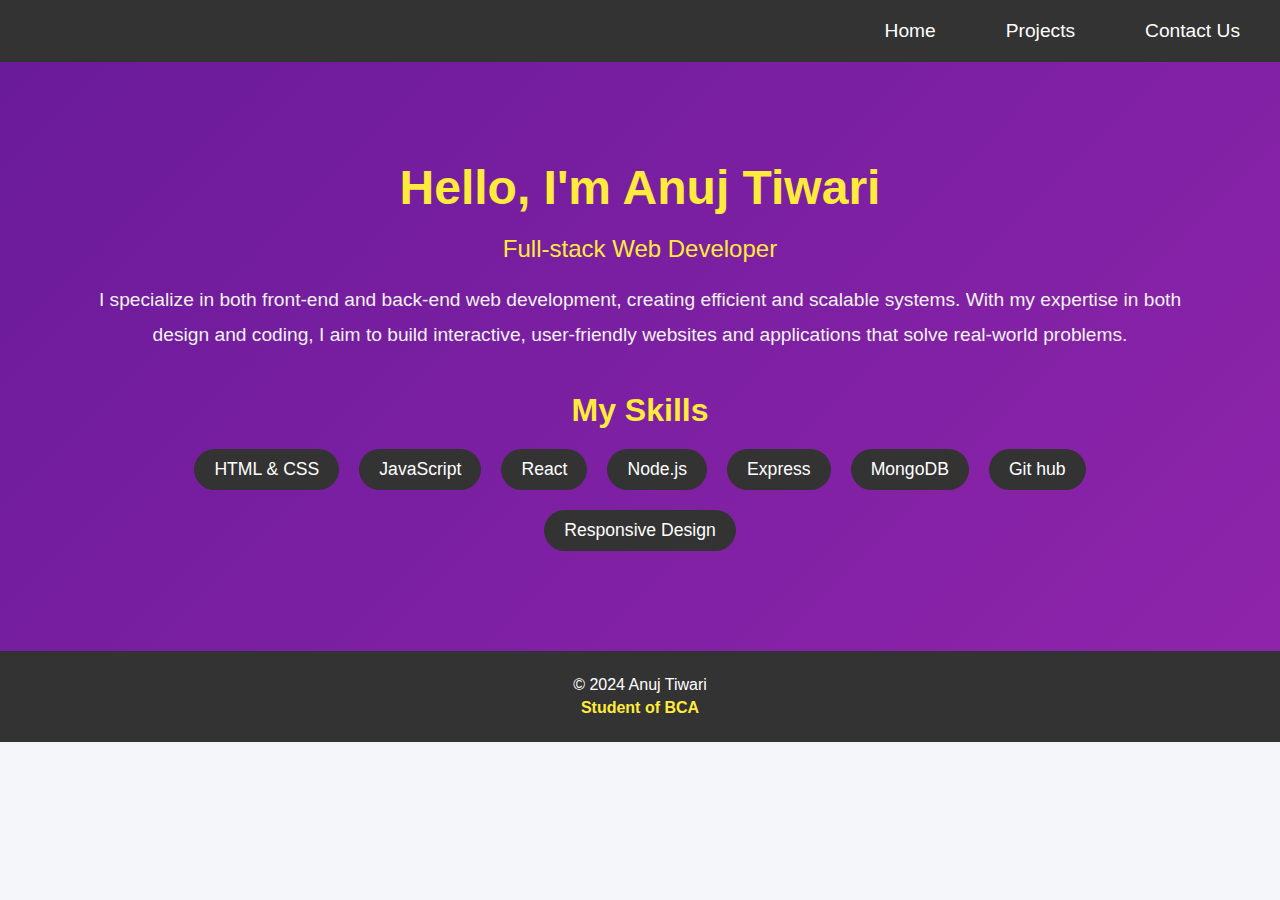
<file: anuj_intro.html>
<!DOCTYPE html>
<html lang="en">
<head>
  <meta charset="UTF-8">
  <meta name="viewport" content="width=device-width, initial-scale=1.0">
  <title>About Me - Web Developer</title>
  <link href="anujintro.css" rel="stylesheet">
</head>
<body>

  <nav>
    <ul>
      <li><a href="index.html">Home</a></li>
      <li><a href="projects.html">Projects</a></li>
      <li><a href="contact_us.html">Contact Us</a></li>
    </ul>
  </nav>

  <section id="about">
    <div class="container">
      <div class="about-content">
        <h1>Hello, I'm Anuj Tiwari</h1>
        <p class="role">Full-stack Web Developer</p>
        <p class="intro">
          I specialize in both front-end and back-end web development, creating efficient and scalable systems. With my expertise in both design and coding, I aim to build interactive, user-friendly websites and applications that solve real-world problems.
        </p>
        
        <div class="skills">
          <h2>My Skills</h2>
          <ul>
            <li>HTML & CSS</li>
            <li>JavaScript</li>
            <li>React</li>
            <li>Node.js</li>
            <li>Express</li>
            <li>MongoDB</li>
            <li>Git hub</li>
            <li>Responsive Design</li>
          </ul>
        </div>
      </div>
    </div>
  </section>

  <footer>
    <div class="footer-content">
      <p>© 2024 Anuj Tiwari</p>
      <p class="bca">Student of BCA</p>
    </div>
  </footer>

</body>
</html>
</file>
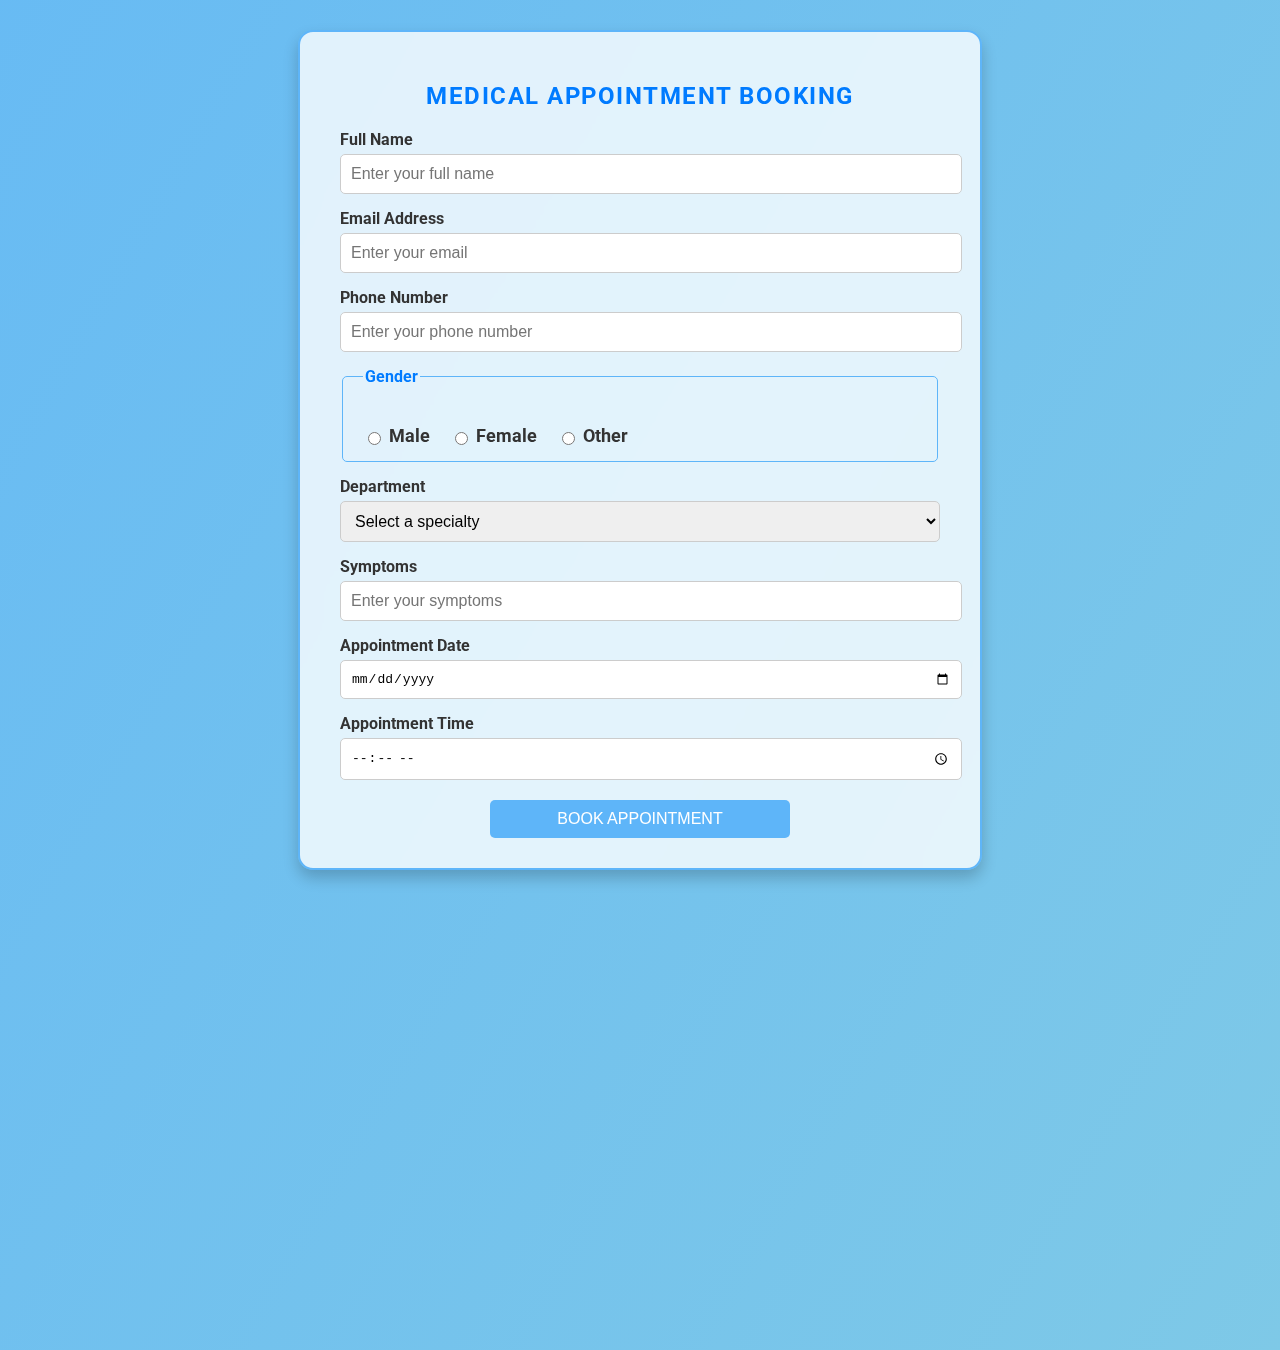
<file: b.html>
<!DOCTYPE html>
<html lang="en">
<head>
    <meta charset="UTF-8">
    <meta name="viewport" content="width=device-width, initial-scale=1.0">
    <title>Medical Appointment Booking</title>
    
    <link href="https://fonts.googleapis.com/css2?family=Roboto:wght@400;500&display=swap" rel="stylesheet">
    <script src="b.js"></script>
    <link href="b.css" rel="stylesheet">














    

    <script>
        // Name validation: केवल अल्फाबेट्स की अनुमति
        function validateInput(event) {
            const input = event.target.value;
            // केवल अक्षर और स्पेस की अनुमति देता है
            event.target.value = input.replace(/[^a-zA-Z\s]/g, '');
        }

        // Appointment form submission logic
        document.addEventListener('DOMContentLoaded', function () {
            document.getElementById('appointmentForm').addEventListener('submit', function(event) {
                event.preventDefault();

                // Clear previous error messages
                document.querySelectorAll('.error').forEach(error => error.textContent = '');

                let valid = true;

                // Get values from form fields
                const name = document.getElementById('name').value;
                const email = document.getElementById('email').value;
                const phone = document.getElementById('phone').value;
                const department = document.getElementById('department').value;
                const symptoms = document.getElementById('symptoms').value;
                const appointmentDate = document.getElementById('appointmentDate').value;
                const appointmentTime = document.getElementById('appointmentTime').value;

                // Validation checks
                if (!name || !email || !phone || !department || !symptoms || !appointmentDate || !appointmentTime) {
                    alert('Please fill all fields.');
                    return;
                }

                // Store the appointment data temporarily
                const newAppointment = {
                    name,
                    email,
                    phone,
                    department,
                    symptoms,
                    appointmentDate,
                    appointmentTime
                };

                // Store appointment data in sessionStorage for the current session
                sessionStorage.setItem('appointment', JSON.stringify(newAppointment));

                // Redirect to the confirmation page
                window.location.href = 'confirmation.html';
            });
        });
    </script>



















    
    
</head>
<body>

<div class="container">
    <h2>Medical Appointment Booking</h2>
    <form id="appointmentForm">
        <label for="name">Full Name</label>
        <input type="text" id="name" name="name" required placeholder="Enter your full name"   oninput="validateInput(event)">

        <label for="email">Email Address</label>
        <input type="email" id="email" name="email" required placeholder="Enter your email">

        



        <label for="phone">Phone Number</label>
<input type="tel" id="phone" name="phone" required placeholder="Enter your phone number" 
       oninput="validatePhoneInput(event)" pattern="\d*" title="Only numbers are allowed">
       
<script>
function validatePhoneInput(event) {
    const input = event.target;
    // Remove any non-numeric characters (letters and special characters)
    input.value = input.value.replace(/[^0-9]/g, '');
}
</script>








        <fieldset>
            <legend>Gender</legend>
            <div class="radio-group">
                <label>
                    <input type="radio" name="gender" value="Male" required> Male
                </label>
                <label>
                    <input type="radio" name="gender" value="Female" required> Female
                </label>
                <label>
                    <input type="radio" name="gender" value="Other" required> Other
                </label>
            </div>
        </fieldset>

        <label for="department">Department</label>
        <select id="department" name="department" required>
            <option value="" disabled selected>Select a specialty</option>
            <option value="Cardiology">Cardiology</option>
            <option value="Dermatology">Dermatology</option>
            <option value="Ophthalmology">Ophthalmology</option>
            <option value="Neurology">Neurology</option>
            <option value="Orthopedics">Orthopedics</option>
            <option value="Pediatrics">Pediatrics</option>
            <option value="Psychiatry">Psychiatry</option>
            <option value="Gastroenterology">Gastroenterology</option>
            <option value="ENT (Ear, Nose, Throat)">ENT</option>
        </select>

        <label for="symptoms">Symptoms</label>
        <input type="text" id="symptoms" name="symptoms" required placeholder="Enter your symptoms">

        <label for="appointmentDate">Appointment Date</label>
        <input type="date" id="appointmentDate" name="appointmentDate" required>

        <label for="appointmentTime">Appointment Time</label>
        <input type="time" id="appointmentTime" name="appointmentTime" required>

        <button type="submit">Book Appointment</button>
    </form>
</div>



<script>
    document.getElementById('appointmentForm').addEventListener('submit', function(event) {
        event.preventDefault();

        // Clear previous error messages
        document.querySelectorAll('.error').forEach(error => error.textContent = '');

        let valid = true;

        // Get values from form fields
        const name = document.getElementById('name').value;
        const email = document.getElementById('email').value;
        const phone = document.getElementById('phone').value;
        const department = document.getElementById('department').value;
        const symptoms = document.getElementById('symptoms').value;
        const appointmentDate = document.getElementById('appointmentDate').value;
        const appointmentTime = document.getElementById('appointmentTime').value;

        // Validation checks
        if (!name || !email || !phone || !department || !symptoms || !appointmentDate || !appointmentTime) {
            alert('Please fill all fields.');
            return;
        }

        // Store the appointment data temporarily
        const newAppointment = {
            name,
            email,
            phone,
            department,
            symptoms,
            appointmentDate,
            appointmentTime
        };

        // Store appointment data in sessionStorage for the current session
        sessionStorage.setItem('appointment', JSON.stringify(newAppointment));

        // Redirect to the confirmation page
        window.location.href = 'confirmation.html';
    });

</script>




</body>
</html>
</file>
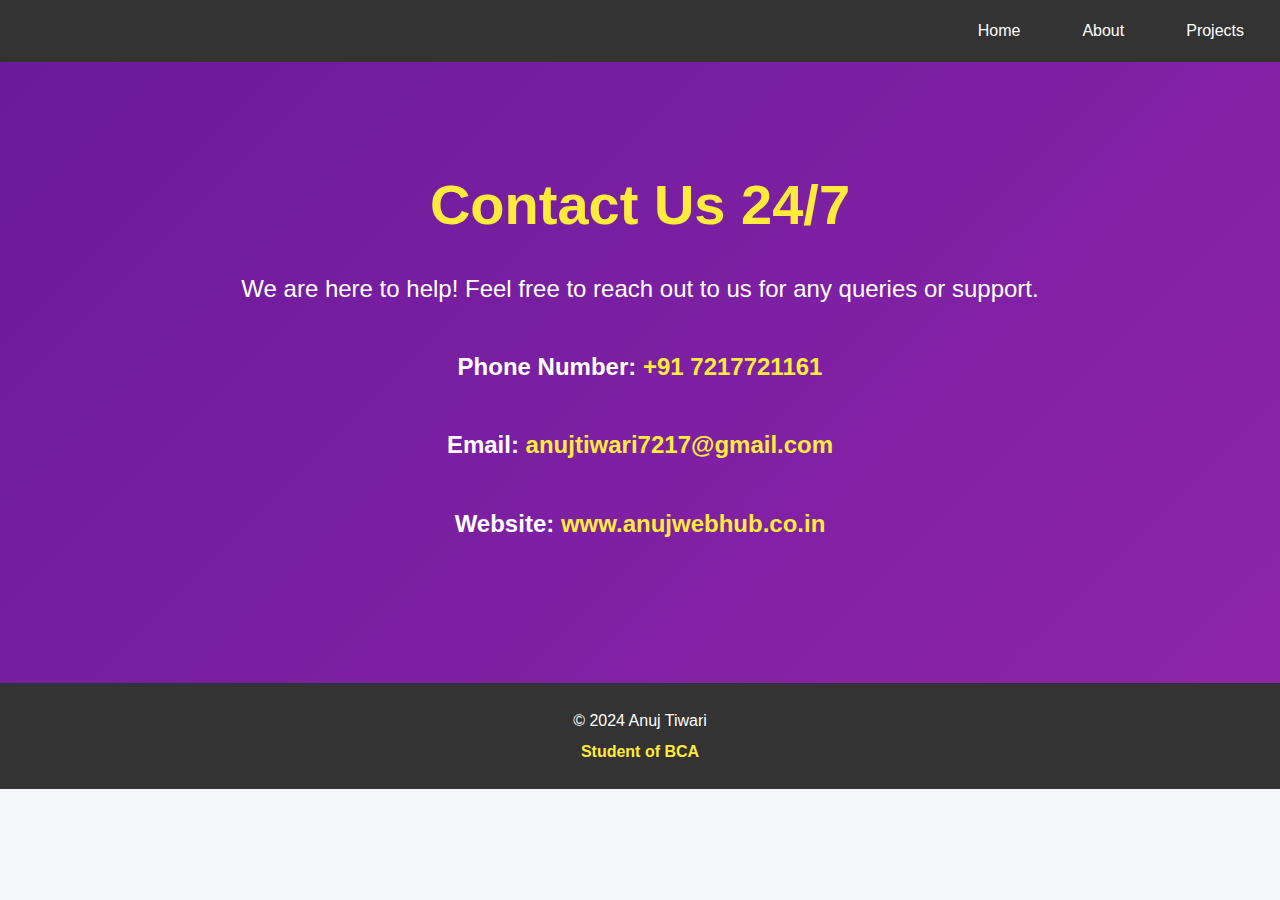
<file: contact_us.html>
<!DOCTYPE html>
<html lang="en">
<head>
  <meta charset="UTF-8">
  <meta name="viewport" content="width=device-width, initial-scale=1.0">
  <title>Contact Us - Anuj Tiwari</title>
  <link href="contactus.css" rel="stylesheet">
</head>
<body>

  <nav>
    <ul>
      <li><a href="index.html">Home</a></li>
      <li><a href="anuj_intro.html">About</a></li>
      <li><a href="projects.html">Projects</a></li>
    </ul>
  </nav>

  <!-- Contact Section -->
  <section id="contact">
    <div class="container">
      <div class="contact-content">
        <h1>Contact Us  24/7</h1>
        <p>We are here to help! Feel free to reach out to us for any queries or support.</p>
        
        <!-- Contact Details -->
        <div class="contact-details">
          <p><strong>Phone Number:</strong> <a href="tel:+917894561234">+91 7217721161</a></p>
          <p><strong>Email:</strong> <a href="mailto:anujtiwari7217@gmail.com">anujtiwari7217@gmail.com</a></p>
          <p><strong>Website:</strong> <a href="https://www.anujwebhub.co.in" target="_blank">www.anujwebhub.co.in</a></p>
        </div>
      </div>
    </div>
  </section>

  <!-- Footer -->
  <footer>
    <div class="footer-content">
      <p>© 2024 Anuj Tiwari</p>
      <p class="bca">Student of BCA</p>
    </div>
  </footer>

</body>
</html>
</file>
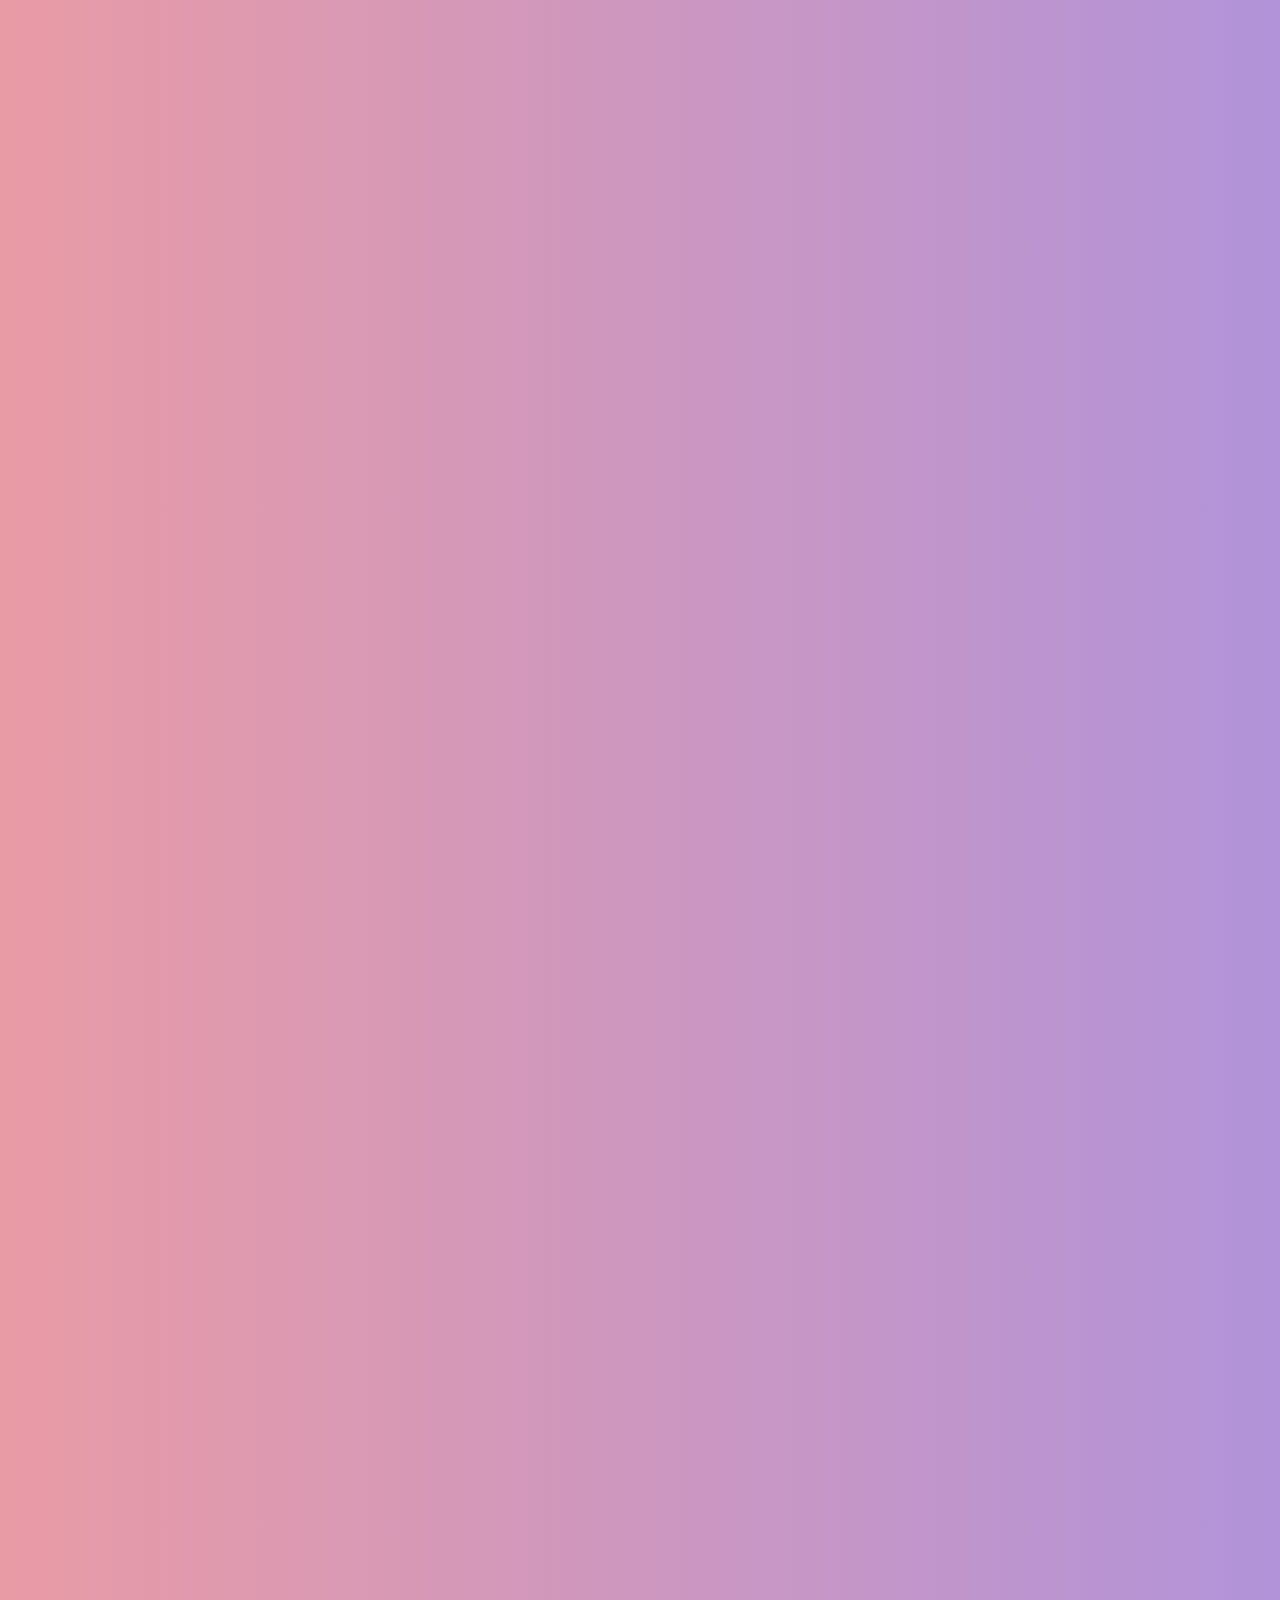
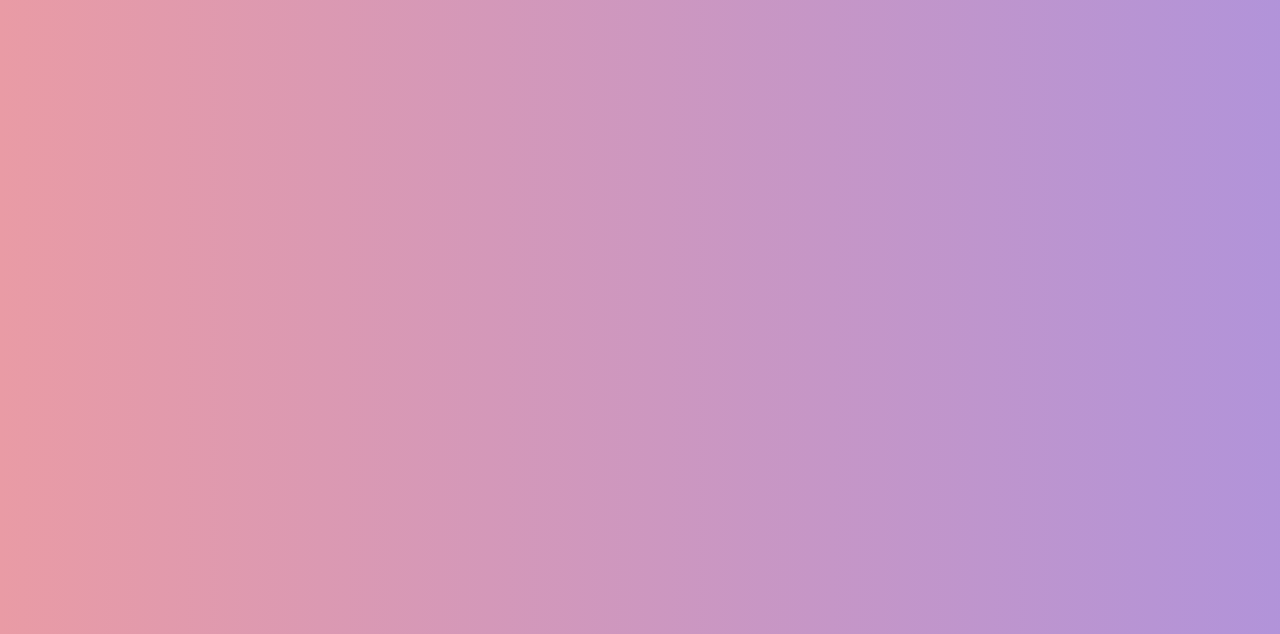
<file: Library.html>
<!DOCTYPE html>
<html lang="en">
<head>
    <meta http-equiv="Content-Type" content="text/html; charset=UTF-8">
    <meta name="viewport" content="width=device-width, initial-scale=1.0">
    <title>Library Enrollment Form</title>
    <link href="Library.css" rel="stylesheet">
    <script src="Library.js"></script>


</head>
<body>
    <div class="container">
        <h1>Colonel's Library &amp; Study Circle</h1>
        <h2><font color="blue">Enrollment Form</font></h2>

        <form id="enrollmentForm">
            <!-- Student Information Section -->
            <div class="form-group">
                <label for="studentName">Student Name:</label>
                <input type="text" id="studentName" name="studentName" placeholder="Enter your full name" required="">
            </div>
            
            <div class="form-group">
                <label for="dob">Date of Birth:</label>
                <input type="date" id="dob" name="dob" required="">
            </div>

            <div class="form-group">
                <label for="gender">Gender:</label>
                <select id="gender" name="gender" required="">
                    <option value="">Select Gender</option>
                    <option value="Male">Male</option>
                    <option value="Female">Female</option>
                    <option value="Other">Other</option>
                </select>
            </div>

            <div class="form-group">
                <label for="mobileNumber">Contact Number:</label>
                <input type="tel" id="mobileNumber" name="mobileNumber" placeholder="Enter 10-digit mobile number" pattern="\d{10}" maxlength="10" required="" oninput="validateMobileNumber(this)">
                <small>Mobile number must be 10 digits and numeric only.</small>
            </div>

            <!-- Education and Qualifications Section -->
            <div class="section-header">
                <h3>Education and Qualifications</h3>
            </div>
            <div class="form-group">
                <label for="education">Highest Qualification:</label>
                <input type="text" id="education" name="education" placeholder="Enter your highest qualification" required="">
            </div>

            <div class="form-group">
                <label for="boardUniversity">Board/University:</label>
                <input type="text" id="boardUniversity" name="boardUniversity" placeholder="Enter your board/university" required="">
            </div>

            <div class="form-group">
                <label for="examPreparation">Exam for Which Preparation:</label>
                <input type="text" id="examPreparation" name="examPreparation" placeholder="Enter exam name" required="">
            </div>

            <!-- Communication Address Section -->
            <div class="section-header">
                <h3>Communication Address</h3>
            </div>
            <div class="form-group">
                <label for="houseNumberComm">House Number:</label>
                <input type="text" id="houseNumberComm" name="houseNumberComm" placeholder="Enter house number">
            </div>

            <div class="form-group">
                <label for="streetComm">Street/Area/Locality:</label>
                <input type="text" id="streetComm" name="streetComm" placeholder="Enter street/area/locality">
            </div>

            <div class="form-group">
                <label for="villageComm">Village:</label>
                <input type="text" id="villageComm" name="villageComm" placeholder="Enter village">
            </div>

            <div class="form-group">
                <label for="landmarkComm">Landmark:</label>
                <input type="text" id="landmarkComm" name="landmarkComm" placeholder="Enter landmark">
            </div>

            <div class="form-group">
                <label for="stateComm">State:</label>
                <input type="text" id="stateComm" name="stateComm" placeholder="Enter state">
            </div>

            <div class="form-group">
                <label for="districtComm">District:</label>
                <input type="text" id="districtComm" name="districtComm" placeholder="Enter district">
            </div>

            <!-- Library Plan Section -->
            <div class="section-header">
                <h3>Library Plan</h3>
            </div>
            <div class="form-group">
                <label for="plan">Select Plan:</label>
                <select id="plan" name="plan" required="">
                    <option value="">Choose Plan</option>
                    <option value="Complete Freedom">Complete Freedom 07Am-11pm (16 Hours)</option>
                    <option value="Morning Twelve">Morning Twelve 07Am-07pm (12 Hours)</option>
                    <option value="Evening Twelve">Evening Twelve 11Am-11pm (12 Hours)</option>
                    <option value="Morning Four">Morning Four 07Am-11Am (04 Hours)</option>
                </select>
            </div>

            <!-- Terms and Agreement Section -->
            <div class="section-header">
                <h3>Terms and Conditions</h3>
            </div>
            <div class="form-group rules-regulations">
                <ul>
                    <li data-bullet="1.">The student must follow library timings.</li>
                    <li data-bullet="2.">Maintain discipline and silence inside the library.</li>
                    <li data-bullet="3.">Respect the library staff and other students.</li>
                    <li data-bullet="4.">Damage or loss of library property will incur fines.</li>
                    <li data-bullet="5.">Books should be returned on time.</li>
                </ul>
            </div>

            <div class="form-group undertaking">
                <h2><font color="Black  ">undertaking</font>
                <ul>
                    <li data-bullet="1.">I agree to all terms and conditions of the library.</li>
                    <li data-bullet="2.">I understand the library’s rules and regulations and will adhere to them.</li>
                </ul>
            </div>

            <div class="form-group inline-checkbox">
                <input type="checkbox" id="agreement" name="agreement" value="yes" required="">
                <label for="agreement">I agree to the above terms and conditions.</label>
            </div>

            <div class="form-group">
                <button type="submit">Submit Enrollment Form</button>
            </div>
        </form>

        <div id="message" class="message">
            <strong>Success!</strong> Your enrollment form has been submitted successfully.
        </div>
    </div>

   
</body>
</html>
</file>
<file: b.css>
/* General Body Styles */
 body {
    font-family: 'Roboto', sans-serif;
    margin: 0;
    padding: 0;
    background: linear-gradient(135deg, #d4fc79, #96e6a1);
    height: 100vh;
    display: flex;
    justify-content: center;
    align-items: center;
    overflow: hidden;
}

/* Animated Background */
body::before {
    content: '';
    position: absolute;
    top: -50%;
    left: -50%;
    width: 200%;
    height: 200%;
    background: linear-gradient(120deg, #5eb5f9, #85cde3, #d4fc79);
    background-size: 200% 200%;
    z-index: -1;
    animation: gradientShift 8s infinite;
}

@keyframes gradientShift {
    0% { background-position: 0% 50%; }
    50% { background-position: 100% 50%; }
    100% { background-position: 0% 50%; }
}

/* Form Container */
.container {
    max-width: 600px;
    width: 85%;
    background: rgba(255, 255, 255, 0.8);
    padding: 30px 40px;
    border-radius: 15px;
    box-shadow: 0 8px 15px rgba(0, 0, 0, 0.2);
    animation: fadeIn 1.5s ease-in-out;
    backdrop-filter: blur(10px);
    border: 2px solid #5eb5f9;
    position: relative;
}

@keyframes fadeIn {
    from { opacity: 0; transform: translateY(20px); }
    to { opacity: 1; transform: translateY(0); }
}

h2 {
    text-align: center;
    color: #007bff;
    margin-bottom: 20px;
    text-transform: uppercase;
    letter-spacing: 1.5px;
}

label {
    display: block;
    margin-top: 15px;
    font-weight: bold;
    color: #333;
}

input, select, button {
    width: 100%;
    padding: 10px;
    margin-top: 5px;
    border: 1px solid #ccc;
    border-radius: 5px;
    font-size: 1em;
    transition: all 0.3s ease-in-out;
}

input:hover, select:hover {
    border-color: #5eb5f9;
    box-shadow: 0 4px 8px rgba(94, 181, 249, 0.5);
}

input:focus, select:focus {
    outline: none;
    border-color: #007bff;
    box-shadow: 0 4px 8px rgba(0, 123, 255, 0.5);
}

fieldset {
    border: 1px solid #5eb5f9;
    padding: 15px 20px;
    margin-top: 15px;
    border-radius: 5px;
    animation: slideIn 1s ease-in-out;
}

@keyframes slideIn {
    from { transform: translateX(-50px); opacity: 0; }
    to { transform: translateX(0); opacity: 1; }
}

legend {
    font-weight: bold;
    color: #007bff;
}

.radio-group {
    display: flex;
    justify-content: flex-start;
    gap: 20px;
    margin-top: 10px;
    align-items: center;
}

.radio-group label {
    font-size: 1.1em;
    display: flex;
    align-items: center;
    gap: 5px;
}

button {
    width: 50%;
    background-color: #5eb5f9;
    color: white;
    border: none;
    cursor: pointer;
    margin-top: 20px;
    display: block;
    margin-left: auto;
    margin-right: auto;
    padding: 10px 20px;
    text-transform: uppercase;
    transition: all 0.3s ease-in-out;
}

button:hover {
    background-color: #007bff;
    box-shadow: 0 8px 16px rgba(0, 123, 255, 0.4);
}
</file>
<file: Library.css>
/* Basic styles */
 body {
    font-family: Arial, sans-serif;
    margin: 0;
    padding: 0;
    background: linear-gradient(to right, #e99ba5, #8078f1d3, #a1c7e0); /* Red, orange, and yellow gradient */
    background-size: 300% 300%;
    animation: gradientShift 10s ease infinite; /* Animating the gradient */
    transition: background-color 0.5s ease;
}
.container {
    max-width: 800px;
    margin: 20px auto;
    background: rgba(255, 255, 255, 0.8); /* Transparent white background */
    padding: 30px;
    border-radius: 10px;
    box-shadow: 0 0 20px rgba(0,0,0,0.1);
    opacity: 0;
    animation: fadeIn 1s forwards; /* Fade-in animation */
}
h1, h2, h3 {
    text-align: center;
    color: #f5f5f5; /* Matching orange tone for heading */
}
h1 {
    color: #C0392B; /* Red color for main heading */
}
.form-group {
    margin-bottom: 20px;
}
.form-group label {
    display: block;
    margin-bottom: 8px;
    font-weight: bold;
    color: #555;
}
.form-group input, .form-group select {
    width: 100%;
    padding: 10px;
    border: 1px solid #ddd;
    border-radius: 6px;
    box-sizing: border-box;
    transition: border-color 0.3s ease, box-shadow 0.3s ease;
    background-color: rgba(240, 240, 240, 0.9); /* Transparent input background */
}
.form-group input:focus, .form-group select:focus {
    border-color: #FF5733; /* Red color on focus */
    box-shadow: 0 0 5px rgba(255, 87, 51, 0.5);
}
.form-group button {
    width: 100%;
    padding: 12px;
    background-color: #FF5733;
    border: none;
    border-radius: 6px;
    color: white;
    font-size: 16px;
    cursor: pointer;
    transition: background-color 0.3s ease;
}
.form-group button:hover {
    background-color: #FF8C00;
}
.form-group button:focus {
    outline: 2px solid #333;
}
.message {
    display: none;
    padding: 15px;
    margin-top: 20px;
    border: 1px solid #d4edda;
    border-radius: 6px;
    background-color: #d4edda;
    color: #155724;
    animation: fadeIn 1s forwards; /* Fade-in animation */
}
.form-group input, .form-group select {
    background-color: rgba(240, 240, 240, 0.9);
}
/* Add some animation effects for focus and submit button */
.form-group input:focus, .form-group select:focus {
    background-color: #fff;
    border-color: #66cc66;
}
.form-group button:focus {
    background-color: #66cc66;
}

/* Fade-in animation */
@keyframes fadeIn {
    from {
        opacity: 0;
    }
    to {
        opacity: 1;
    }
}

/* Gradient shift animation */
@keyframes gradientShift {
    0% {
        background-position: 0% 50%;
    }
    50% {
        background-position: 100% 50%;
    }
    100% {
        background-position: 0% 50%;
    }
}

/* Form input custom styles */
.inline-checkbox {
    display: flex;
    align-items: center;
}
.inline-checkbox input[type="checkbox"] {
    margin-right: 10px;
}

/* Section headers for clarity */
.section-header {
    background-color: #bb7cee;
    color: rgb(122, 77, 247);
    padding: 10px;
    border-radius: 5px;
    margin-top: 30px;
}
.rules-regulations ul, .undertaking ul {
    list-style-type: none;
    padding-left: 20px;
    color: #555;
}
.rules-regulations li, .undertaking li {
    margin-bottom: 10px;
}
.rules-regulations li[data-bullet]:before, .undertaking li[data-bullet]:before {
    content: attr(data-bullet) ' ';
    font-weight: bold;
}

/* Styling for checkbox alignment */
.inline-checkbox {
    margin-top: 10px;
}
</file>
<file: anujintro.css>
/* Basic Reset */
 * {
    margin: 0;
    padding: 0;
    box-sizing: border-box;
  }

  /* Body Styling */
  body {
    font-family: 'Arial', sans-serif;
    background-color: #f4f6f9;
    color: #333;
  }

  /* Navbar Styling */
  nav {
    background-color: #333;
    position: fixed;
    top: 0;
    right: 0;
    left: 0;
    padding: 10px 0;
    z-index: 100;
  }

  nav ul {
    display: flex;
    justify-content: flex-end;
    list-style: none;
    margin-right: 20px;
  }

  nav ul li {
    margin-left: 30px;
  }

  nav ul li a {
    color: white;
    text-decoration: none;
    font-size: 1.2rem;
    padding: 10px 20px;
    display: block;
  }

  nav ul li a:hover {
    background-color: #ffeb3b;
    color: #333;
    border-radius: 5px;
  }

  /* About Section */
  #about {
    background: linear-gradient(135deg, #6a1b9a, #8e24aa);
    color: white;
    padding: 100px 0;
    text-align: center;
    overflow: hidden;
    margin-top: 60px; /* Adjusted for navbar */
  }

  .container {
    width: 85%;
    margin: 0 auto;
    text-align: center;
  }

  /* Header Styling */
  .about-content h1 {
    font-size: 3rem;
    font-weight: bold;
    margin-bottom: 20px;
    color: #ffeb3b;
    animation: fadeInOut 5s ease-in-out infinite;
  }

  .about-content .role {
    font-size: 1.5rem;
    color: #ffeb3b;
    margin-bottom: 20px;
    animation: fadeInUp 1.7s ease-out;
  }

  .about-content .intro {
    font-size: 1.2rem;
    line-height: 1.8;
    color: #f1f1f1;
    margin-bottom: 30px;
    animation: fadeInUp 2s ease-out;
  }

  .skills {
    margin-top: 40px;
    animation: fadeInUp 2.3s ease-out;
  }

  .skills h2 {
    font-size: 2rem;
    margin-bottom: 20px;
    color: #ffeb3b;
  }

  .skills ul {
    list-style: none;
    display: flex;
    flex-wrap: wrap;
    justify-content: center;
    gap: 20px;
  }

  .skills li {
    font-size: 1.1rem;
    padding: 10px 20px;
    background-color: #333;
    color: #fff;
    border-radius: 30px;
    transition: background-color 0.3s ease;
  }

  .skills li:hover {
    background-color: #ffeb3b;
    color: #333;
  }

  /* Keyframe Animations */
  @keyframes fadeInUp {
    0% {
      opacity: 0;
      transform: translateY(20px);
    }
    100% {
      opacity: 1;
      transform: translateY(0);
    }
  }

  /* Fade In and Out for Text */
  @keyframes fadeInOut {
    0% {
      opacity: 0;
    }
    25% {
      opacity: 1;
    }
    50% {
      opacity: 0;
    }
    75% {
      opacity: 1;
    }
    100% {
      opacity: 0;
    }
  }

  /* Footer Section */
  footer {
    background-color: #333;
    color: white;
    padding: 20px;
    text-align: center;
  }

  footer .footer-content {
    font-size: 1rem;
  }

  footer .footer-content p {
    margin: 5px 0;
  }

  footer .footer-content .bca {
    color: #ffeb3b;
    font-weight: bold;
  }

  /* Responsive Design */
  @media (max-width: 768px) {
    .skills ul {
      flex-direction: column;
      align-items: center;
    }

    .skills li {
      font-size: 1rem;
      margin-bottom: 10px;
    }
  }
</file>
<file: contactus.css>
/* Basic Reset */
 * {
    margin: 0;
    padding: 0;
    box-sizing: border-box;
  }

  /* Body Styling */
  body {
    font-family: 'Arial', sans-serif;
    background-color: #f4f6f9;
    color: #333;
    line-height: 1.6;
  }

  /* Navbar Styling */
  nav {
    background-color: #333;
    position: fixed;
    top: 0;
    right: 0;
    left: 0;
    padding: 10px 0;
    z-index: 100;
  }

  nav ul {
    display: flex;
    justify-content: flex-end;
    list-style: none;
    margin-right: 20px;
  }

  nav ul li {
    margin-left: 30px;
  }

  nav ul li a {
    color: white;
    text-decoration: none;
    font-size: 1rem;
    padding: 8px 16px;
    display: block;
  }

  nav ul li a:hover {
    background-color: #ffeb3b;
    color: #333;
    border-radius: 5px;
  }

  /* Contact Section */
  #contact {
    background: linear-gradient(135deg, #6a1b9a, #8e24aa);
    color: white;
    padding: 100px 0;
    text-align: center;
    margin-top: 60px; /* Adjusted for navbar */
    position: relative;
  }

  .container {
    width: 85%;
    margin: 0 auto;
    text-align: center;
  }

  .contact-content h1 {
    font-size: 3.5rem;
    font-weight: bold;
    margin-bottom: 20px;
    color: #ffeb3b;
    animation: fadeInUp 2s ease-out;
  }

  .contact-content p {
    font-size: 1.5rem;
    color: #fff;
    margin-bottom: 40px;
    animation: fadeInUp 3s ease-out;
  }

  .contact-details {
    font-size: 1.3rem;
    color: #fff;
    font-weight: bold;
    margin-bottom: 20px;
    animation: fadeInUp 4s ease-out;
  }

  .contact-details a {
    color: #ffeb3b;
    text-decoration: none;
    font-size: 1.5rem;
  }

  .contact-details a:hover {
    text-decoration: underline;
  }

  /* Keyframe Animations */
  @keyframes fadeInUp {
    0% {
      opacity: 0;
      transform: translateY(20px);
    }
    100% {
      opacity: 1;
      transform: translateY(0);
    }
  }

  /* Footer Section */
  footer {
    background-color: #333;
    color: white;
    padding: 20px;
    text-align: center;
  }

  footer .footer-content {
    font-size: 1rem;
  }

  footer .footer-content p {
    margin: 5px 0;
  }

  footer .footer-content .bca {
    color: #ffeb3b;
    font-weight: bold;
  }
</file>
